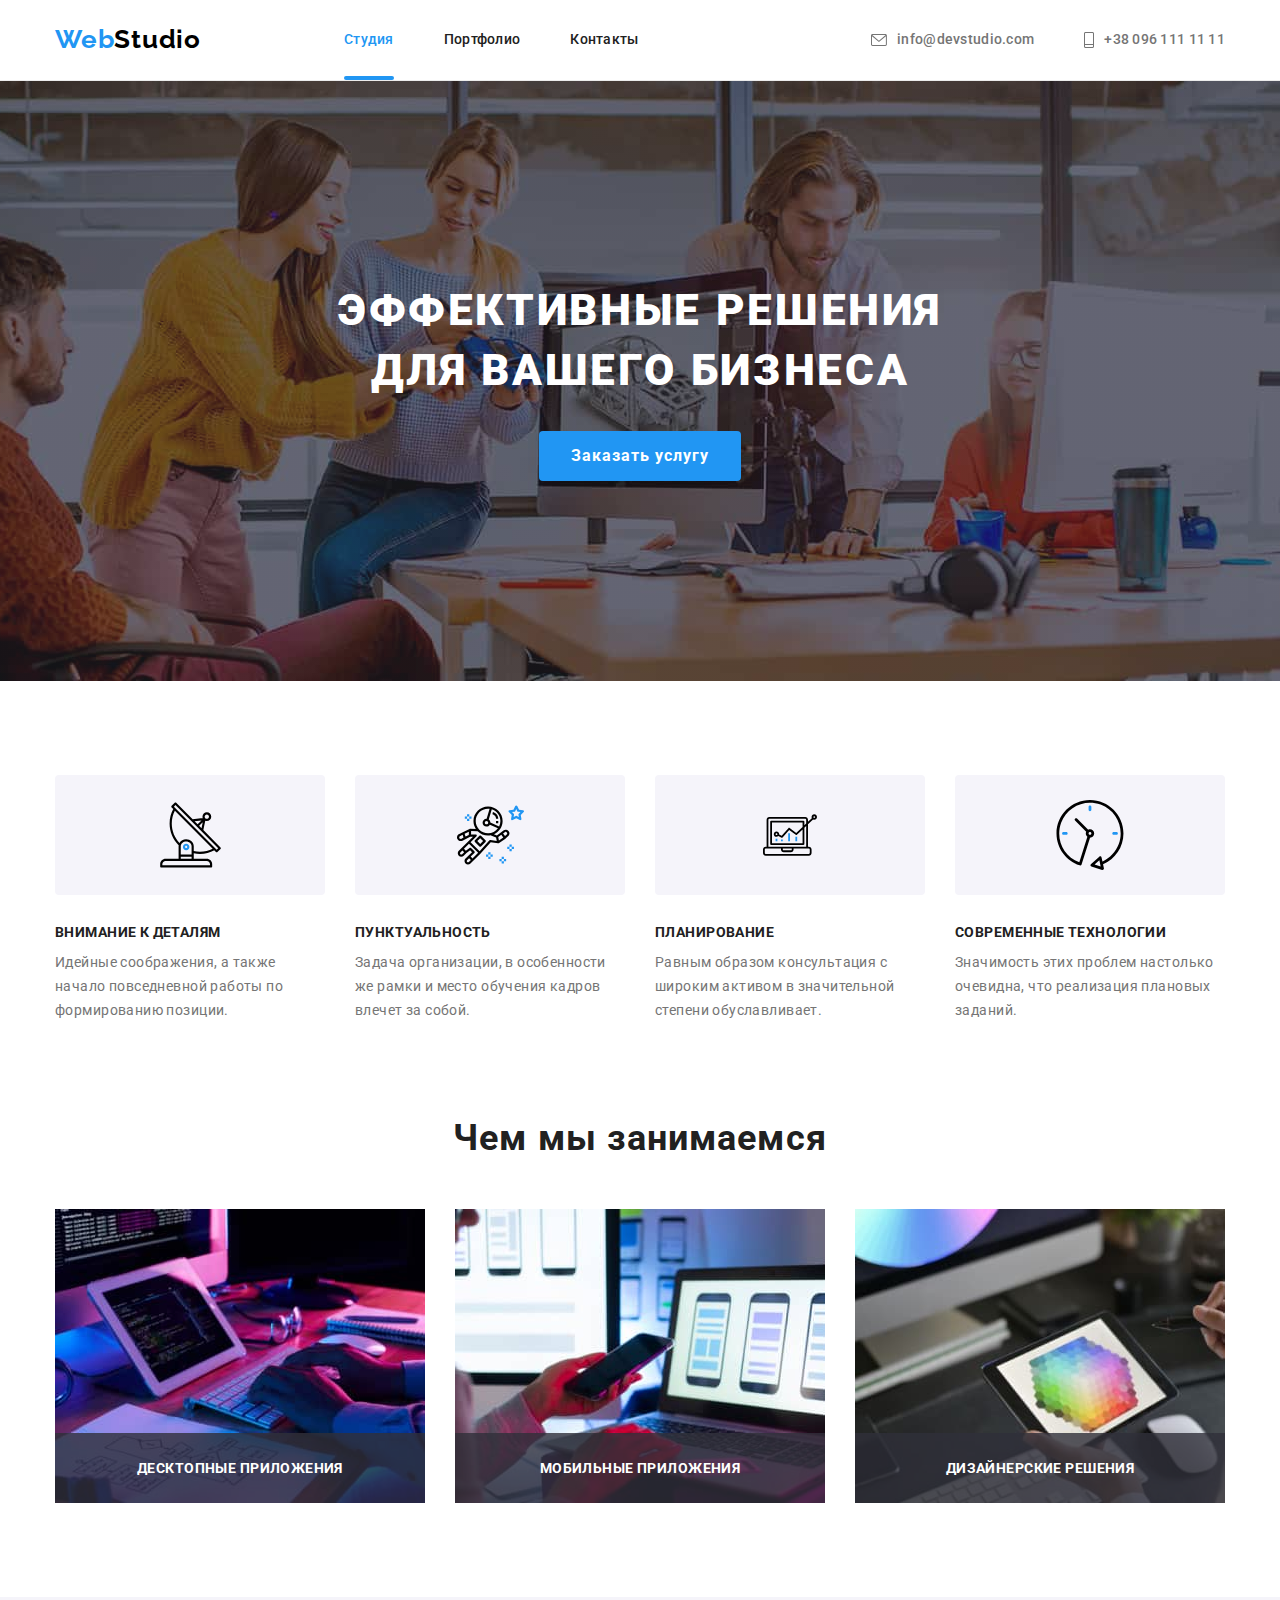
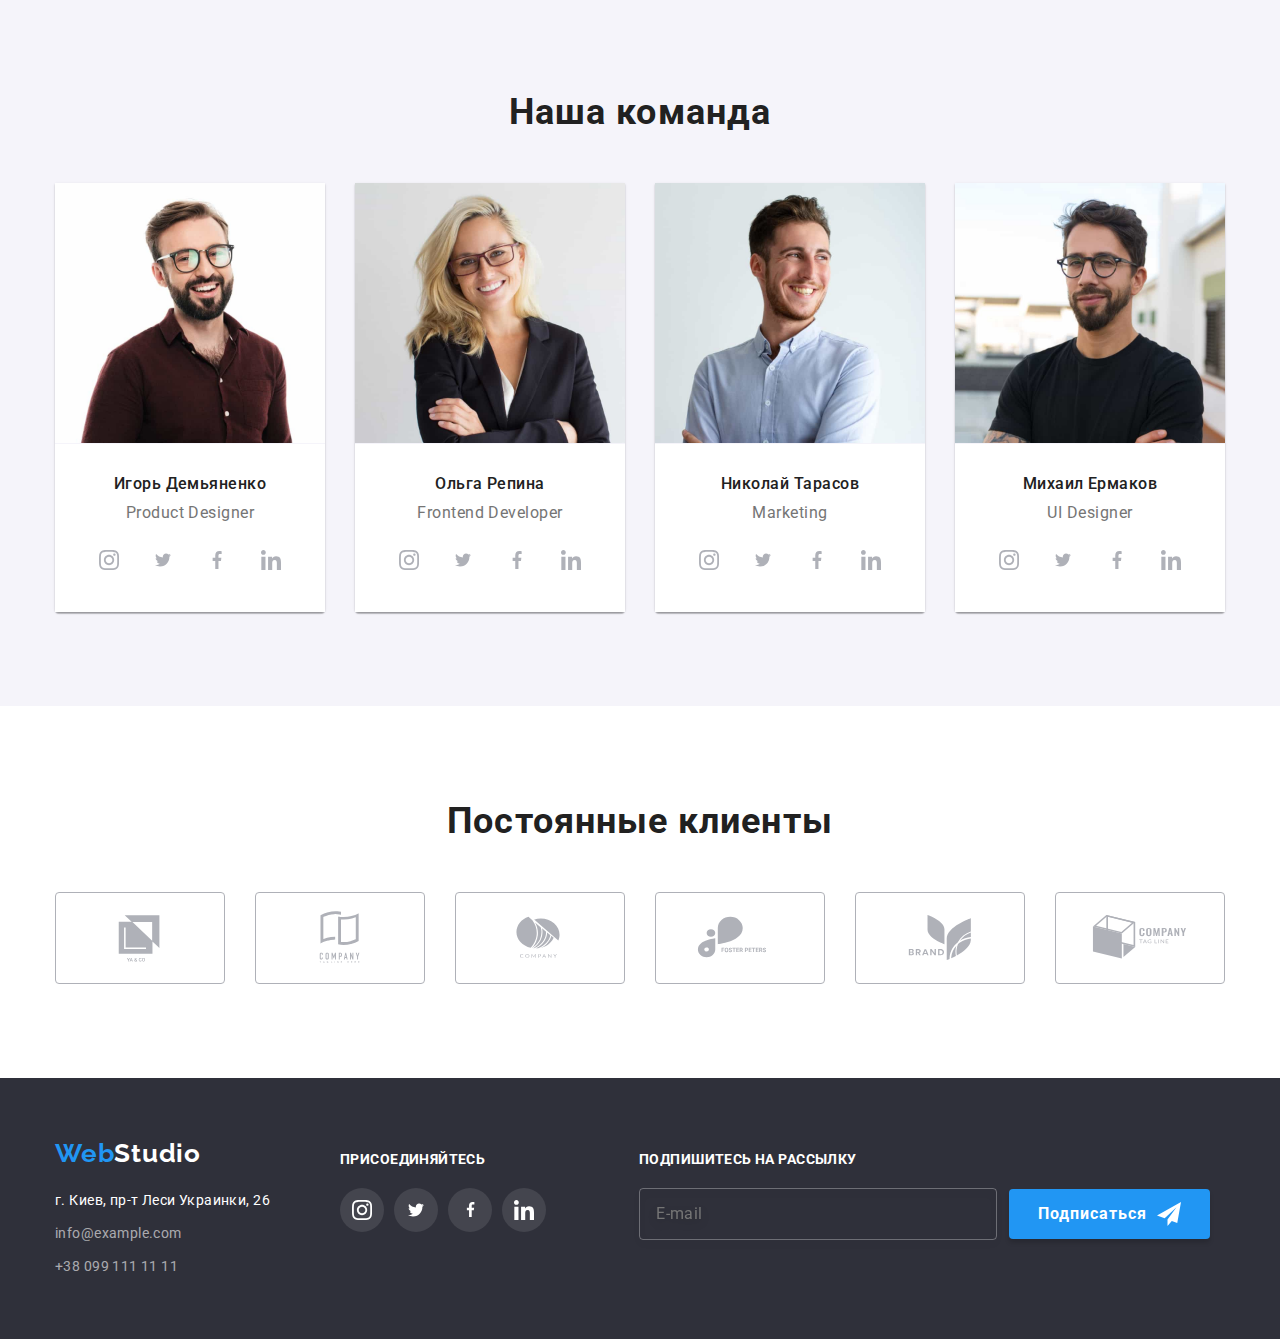
<file: index.html>
<!DOCTYPE html>
<html lang="ru">
  <head>
    <meta charset="UTF-8" />
    <meta http-equiv="X-UA-Compatible" content="IE=edge" />
    <meta name="viewport" content="width=device-width, initial-scale=1.0" />
    <title>WebStudio</title>
    <link
      href="https://fonts.googleapis.com/css2?family=Raleway:wght@700&family=Roboto:wght@400;500;700;900&display=swap"
      rel="stylesheet"
    />
    <link
      rel="stylesheet"
      href="https://cdnjs.cloudflare.com/ajax/libs/modern-normalize/1.1.0/modern-normalize.min.css"
    />
    <link rel="stylesheet" href="./styles/styles.css" />
  </head>
  <body class="page">
    <!--хэдер-->
    <header class="page-header">
      <div class="container main-nav">
        <nav class="nav">
          <!-- logo-header > nav__logo-->
          <!-- logo-blue > nav__excerpt -->
          <a class="nav__logo logo" href="./index.html" lang="en"
            ><span class="nav__excerpt logo">Web</span>Studio</a
          >
          <!--menu-item > site-nav__item -->
          <!--nav-link >  site-nav__link -->
          <ul class="site-nav list">
            <li class="site-nav__item">
              <a class="site-nav__link link current" href="./index.html"
                >Студия</a
              >
            </li>
            <li class="site-nav__item">
              <a class="site-nav__link link" href="./portfolio.html"
                >Портфолио</a
              >
            </li>
            <li class="site-nav__item">
              <a class="site-nav__link link" href="">Контакты</a>
            </li>
          </ul>
        </nav>
        <ul class="site-contacts list">
          <!-- item > site-contacts__item  -->
          <li class="site-contacts__item">
            <!-- header-contacts> site-contacts__link-->
            <!-- header-icon > site-contacts__icon -->
            <a class="site-contacts__link link" href="mailto:info@devstudio.com"
              ><svg class="site-contacts__icon" width="16px" height="12px">
                <use href="./images/icons.svg#envelope-1"></use>
              </svg>
              <span>info@devstudio.com</span>
            </a>
            <!-- </div> -->
          </li>
          <li class="site-contacts__item">
            <!-- <div class=""> -->
            <a class="site-contacts__link link" href="tel:+38-096-111-11-11"
              ><svg class="site-contacts__icon" width="10px" height="16px">
                <use href="./images/icons.svg#vector"></use>
              </svg>
              <span>+38 096 111 11 11</span></a
            >
          </li>
        </ul>
      </div>
    </header>
    <main>
      <!-- герой -->
      <section class="hero">
        <div class="conteiner hero__conteiner">
          <h1 class="hero__title">
            Эффективные решения <br />
            для вашего бизнеса
          </h1>
          <button type="button" class="hero__btn" data-modal-open>
            Заказать услугу
          </button>
        </div>
      </section>

      <!-- особенности -->
      <section class="section feature-section">
        <div class="container">
          <ul class="feature list">
            <!-- feature__item > feature__item -->
            <!-- feature__box > feature__box -->
            <!-- title > feature__title -->
            <!-- feature-text > feature__text -->
            <!-- feature-pic > feature__icon -->
            <li class="feature__item">
              <div class="feature__box">
                <svg class="feature__icon" width="65px" height="70px">
                  <use href="./images/icons.svg#antenna-1"></use>
                </svg>
              </div>
              <h3 class="feature__title">Внимание к деталям</h3>
              <p class="feature__text">
                Идейные соображения, а также начало повседневной работы по
                формированию позиции.
              </p>
            </li>
            <li class="feature__item">
              <div class="feature__box">
                <svg class="feature__icon" width="67px" height="70px">
                  <use href="./images/icons.svg#astronaut-1"></use>
                </svg>
              </div>
              <h3 class="feature__title">Пунктуальность</h3>
              <p class="feature__text">
                Задача организации, в особенности же рамки и место обучения
                кадров влечет за собой.
              </p>
            </li>
            <li class="feature__item">
              <div class="feature__box">
                <svg class="feature__icon" width="70px" height="54px">
                  <use href="./images/icons.svg#diagram-1"></use>
                </svg>
              </div>
              <h3 class="feature__title">Планирование</h3>
              <p class="feature__text">
                Равным образом консультация с широким активом в значительной
                степени обуславливает.
              </p>
            </li>
            <li class="feature__item">
              <div class="feature__box">
                <svg class="feature__icon" width="70px" height="70px">
                  <use href="./images/icons.svg#clock-1"></use>
                </svg>
              </div>
              <h3 class="feature__title">Современные технологии</h3>
              <p class="feature__text">
                Значимость этих проблем настолько очевидна, что реализация
                плановых заданий.
              </p>
            </li>
          </ul>
        </div>
      </section>
      <!-- Чем мы занимаемся -->
      <section class="section-functions">
        <div class="container">
          <h2 class="functions__title section-title">Чем мы занимаемся</h2>
          <ul class="functions list">
            <li class="functions__item">
              <div class="functions__card">
                <img
                  class="functions__pic"
                  src="./images/code.jpg"
                  alt="пишется код"
                  width="370"
                />
                <h3 class="function__subtitle">Десктопные приложения</h3>
              </div>
            </li>
            <li class="functions__item">
              <div class="functions__card">
                <img
                  class="functions__pic"
                  src="./images/ma.jpg"
                  alt="мобильные приложения"
                  width="370"
                />
                <h3 class="function__subtitle">Мобильные приложения</h3>
              </div>
            </li>
            <li class="functions__item">
              <div class="functions__card">
                <img
                  class="functions__pic"
                  src="./images/design.jpg"
                  alt="выбирается цвет для дизайна"
                  width="370"
                />
                <h3 class="function__subtitle">Дизайнерские решения</h3>
              </div>
            </li>
          </ul>
        </div>
      </section>
      <!-- Наша команда -->
      <section class="section team">
        <div class="container">
          <h2 class="section-title">Наша команда</h2>
          <ul class="team-cards list">
            <li class="team-card__item">
              <img
                class="team-cards__picture"
                src="./images/igor-pd.jpg"
                alt="Игорь, продакт-дизайнер"
                width="270"
              />
              <div class="team-cards__meta">
                <h3 class="team-cards__subtitle">Игорь Демьяненко</h3>
                <p class="team-cards__role" lang="en">Product Designer</p>
                <ul class="team-socials">
                  <li class="team-socials__item">
                    <a class="team-socials__link" href="">
                      <svg
                        class="team-socials__icon"
                        width="20px"
                        height="20px"
                      >
                        <use href="./images/icons.svg#instagram-2"></use>
                      </svg>
                    </a>
                  </li>
                  <li class="team-socials__item">
                    <a class="team-socials__link" href="">
                      <svg
                        class="team-socials__icon"
                        width="16px"
                        height="20px"
                      >
                        <use href="./images/icons.svg#twitter-1"></use>
                      </svg>
                    </a>
                  </li>
                  <li class="team-socials__item">
                    <a class="team-socials__link" href="">
                      <svg
                        class="team-socials__icon"
                        width="18px"
                        height="30px"
                      >
                        <use href="./images/icons.svg#facebook-1"></use>
                      </svg>
                    </a>
                  </li>
                  <li class="team-socials__item">
                    <a class="team-socials__link" href="">
                      <svg
                        class="team-socials__icon"
                        width="20px"
                        height="20px"
                      >
                        <use href="./images/icons.svg#linkedin-1"></use>
                      </svg>
                    </a>
                  </li>
                </ul>
              </div>
            </li>
            <li class="team-card__item">
              <img
                class="team-cards__picture"
                src="./images/olga-fd.jpg"
                alt="Ольга, фронтенд разработчик"
                width="270"
              />
              <div class="team-cards__meta">
                <h3 class="team-cards__subtitle">Ольга Репина</h3>
                <p class="team-cards__role" lang="en">Frontend Developer</p>
                <ul class="team-socials">
                  <li class="team-socials__item">
                    <a class="team-socials__link" href="">
                      <svg
                        class="team-socials__icon"
                        width="20px"
                        height="20px"
                      >
                        <use href="./images/icons.svg#instagram-2"></use>
                      </svg>
                    </a>
                  </li>
                  <li class="team-socials__item">
                    <a class="team-socials__link" href="">
                      <svg
                        class="team-socials__icon"
                        width="16px"
                        height="20px"
                      >
                        <use href="./images/icons.svg#twitter-1"></use>
                      </svg>
                    </a>
                  </li>
                  <li class="team-socials__item">
                    <a class="team-socials__link" href="">
                      <svg
                        class="team-socials__icon"
                        width="18px"
                        height="30px"
                      >
                        <use href="./images/icons.svg#facebook-1"></use>
                      </svg>
                    </a>
                  </li>
                  <li class="team-socials__item">
                    <a class="team-socials__link" href="">
                      <svg
                        class="team-socials__icon"
                        width="20px"
                        height="20px"
                      >
                        <use href="./images/icons.svg#linkedin-1"></use>
                      </svg>
                    </a>
                  </li>
                </ul>
              </div>
            </li>
            <li class="team-card__item">
              <img
                class="team-cards__picture"
                src="./images/nick-mar.jpg"
                alt="Николай, маркетинг"
                width="270"
              />
              <div class="team-cards__meta">
                <h3 class="team-cards__subtitle">Николай Тарасов</h3>
                <p class="team-cards__role" lang="en">Marketing</p>
                <ul class="team-socials">
                  <li class="team-socials__item">
                    <a class="team-socials__link" href="">
                      <svg
                        class="team-socials__icon"
                        width="20px"
                        height="20px"
                      >
                        <use href="./images/icons.svg#instagram-2"></use>
                      </svg>
                    </a>
                  </li>
                  <li class="team-socials__item">
                    <a class="team-socials__link" href="">
                      <svg
                        class="team-socials__icon"
                        width="16px"
                        height="20px"
                      >
                        <use href="./images/icons.svg#twitter-1"></use>
                      </svg>
                    </a>
                  </li>
                  <li class="team-socials__item">
                    <a class="team-socials__link" href="">
                      <svg
                        class="team-socials__icon"
                        width="18px"
                        height="30px"
                      >
                        <use href="./images/icons.svg#facebook-1"></use>
                      </svg>
                    </a>
                  </li>
                  <li class="team-socials__item">
                    <a class="team-socials__link" href="">
                      <svg
                        class="team-socials__icon"
                        width="20px"
                        height="20px"
                      >
                        <use href="./images/icons.svg#linkedin-1"></use>
                      </svg>
                    </a>
                  </li>
                </ul>
              </div>
            </li>
            <li class="team-card__item">
              <img
                class="team-cards__picture"
                src="./images/mikhail-ui-des.jpg"
                alt="Михаил, дизайнер внешнего вида"
                width="270"
              />
              <div class="team-cards__meta">
                <h3 class="team-cards__subtitle">Михаил Ермаков</h3>
                <p class="team-cards__role" lang="en">UI Designer</p>
                <ul class="team-socials">
                  <li class="team-socials__item">
                    <a class="team-socials__link" href="">
                      <svg
                        class="team-socials__icon"
                        width="20px"
                        height="20px"
                      >
                        <use href="./images/icons.svg#instagram-2"></use>
                      </svg>
                    </a>
                  </li>
                  <li class="team-socials__item">
                    <a class="team-socials__link" href="">
                      <svg
                        class="team-socials__icon"
                        width="16px"
                        height="20px"
                      >
                        <use href="./images/icons.svg#twitter-1"></use>
                      </svg>
                    </a>
                  </li>
                  <li class="team-socials__item">
                    <a class="team-socials__link" href="">
                      <svg
                        class="team-socials__icon"
                        width="18px"
                        height="30px"
                      >
                        <use href="./images/icons.svg#facebook-1"></use>
                      </svg>
                    </a>
                  </li>
                  <li class="team-socials__item">
                    <a class="team-socials__link" href="">
                      <svg
                        class="team-socials__icon"
                        width="20px"
                        height="20px"
                      >
                        <use href="./images/icons.svg#linkedin-1"></use>
                      </svg>
                    </a>
                  </li>
                </ul>
              </div>
            </li>
          </ul>
        </div>
      </section>
      <!-- Постоянные клиенты компании-->
      <section class="section">
        <h2 class="section-title">Постоянные клиенты</h2>
        <ul class="clients list">
          <li class="cliets__item">
            <a href="" class="clients__link">
              <svg class="clients__icon" width="106px" height="60px">
                <use href="./images/icons.svg#logo1"></use>
              </svg>
            </a>
          </li>
          <li class="cliets__item">
            <a href="" class="clients__link">
              <svg class="clients__icon" width="106px" height="60px">
                <use href="./images/icons.svg#logo2"></use>
              </svg>
            </a>
          </li>
          <li class="cliets__item">
            <a href="" class="clients__link">
              <svg class="clients__icon" width="106px" height="60px">
                <use href="./images/icons.svg#logo3"></use>
              </svg>
            </a>
          </li>
          <li class="cliets__item">
            <a href="" class="clients__link">
              <svg class="clients__icon" width="106px" height="60px">
                <use href="./images/icons.svg#logo4"></use>
              </svg>
            </a>
          </li>
          <li class="cliets__item">
            <a href="" class="clients__link">
              <svg class="clients__icon" width="106px" height="60px">
                <use href="./images/icons.svg#logo5"></use>
              </svg>
            </a>
          </li>
          <li class="cliets__item">
            <a href="" class="clients__link">
              <svg class="clients__icon" width="106px" height="60px">
                <use href="./images/icons.svg#logo6"></use>
              </svg>
            </a>
          </li>
        </ul>
      </section>
    </main>
    <!-- футер -->
    <footer class="footer">
      <div class="container footer-box">
        <div class="footer-address">
          <a class="footer__logo logo" href="./index.html" lang="en"
            ><span class="footer__excerpt logo">Web</span>Studio</a
          >
          <address class="">
            <ul class="footer-address__list list">
              <li class="footer-address__item">
                <a
                  class="footer-address__link--map footer-address__link"
                  href="https://goo.gl/maps/YtgKxtTX7qy2pB3RA"
                  target="_blank"
                  rel="noopener nofollow noreferrer"
                  >г. Киев, пр-т Леси Украинки, 26</a
                >
              </li>
              <li class="footer-address__item">
                <a class="footer-address__link" href="mailto:info@example.com"
                  >info@example.com</a
                >
              </li>
              <li class="footer-address__item">
                <a class="footer-address__link" href="tel:+38-099-111-11-11"
                  >+38 099 111 11 11</a
                >
              </li>
            </ul>
          </address>
        </div>
        <div class="footer-socials">
          <h3 class="footer-socials__title">присоединяйтесь</h3>
          <ul class="footer-socials__list">
            <li class="footer-socials__item">
              <a href="" class="footer-socials__link">
                <svg class="footer-socials__icon" width="20px" height="20px">
                  <use href="./images/icons.svg#instagram-2"></use>
                </svg>
              </a>
            </li>
            <li class="footer-socials__item">
              <a href="" class="footer-socials__link">
                <svg class="footer-socials__icon" width="16px" height="20px">
                  <use href="./images/icons.svg#twitter-1"></use>
                </svg>
              </a>
            </li>
            <li class="footer-socials__item">
              <a href="" class="footer-socials__link">
                <svg class="footer-socials__icon" width="15px" height="25px">
                  <use href="./images/icons.svg#facebook-1"></use>
                </svg>
              </a>
            </li>
            <li class="footer-socials__item">
              <a href="" class="footer-socials__link">
                <svg class="footer-socials__icon" width="20px" height="20px">
                  <use href="./images/icons.svg#linkedin-1"></use>
                </svg>
              </a>
            </li>
          </ul>
        </div>
        <div>
          <h3 class="footer-subscribe__title">Подпишитесь на рассылку</h3>
          <div class="footer-subscribe__box">
            <form class="footer-form">
              <label class="" for="email">
                <input
                  class="footer-subscribe__input"
                  type="email"
                  name="email"
                  id="email"
                  placeholder="E-mail"
                />
              </label>
              <button class="footer-subscribe__btn" type="submit">
                <span>Подписаться</span>
                <svg class="footer-subscribe__icon" width="24px" height="24px">
                  <use href="./images/icons.svg#send"></use>
                </svg>
              </button>
            </form>
          </div>
        </div>
      </div>
    </footer>
    <!-- backdrop 1 -->
    <div class="backdrop is-hidden" data-modal>
      <div class="modal" data-modal>
        <button class="cancel-btn" type="button" data-modal-close>
          <svg class="cancel-btn__icon" width="18px" height="18px">
            <use href="./images/icons.svg#close"></use>
          </svg>
        </button>
        <div>
          <form class="form" name="subscribe-form" autocomplete="on" novalidate>
            <strong class="form__title"
              >Оставьте свои данные, мы вам перезвоним</strong
            >
            <label class="form__item"
              ><span class="form-item-text">Имя</span>
              <input class="form-list-box" type="text" name="name" autofocus />
              <svg class="form-icon" width="18px" height="18px">
                <use href="./images/icons.svg#person"></use>
              </svg>
            </label>
            <label class="form__item"
              ><span class="form-item-text">Телефон</span>
              <input class="form-list-box" type="tel" name="tel" />
              <svg class="form-icon" width="18px" height="18px">
                <use href="./images/icons.svg#phone"></use>
              </svg>
            </label>
            <label class="form__item"
              ><span class="form-item-text">Почта</span>
              <input class="form-list-box" type="email" name="email" />
              <svg class="form-icon" width="18px" height="18px">
                <use href="./images/icons.svg#email"></use>
              </svg>
            </label>
            <label class="form__item" for="comment"
              ><span class="form-item-text">Комментарий</span>
              <textarea
                class="form-comment-box"
                name="comment"
                id="comment"
                rows="6"
                placeholder="Введите текст"
              ></textarea>
            </label>
            <label class="form-check-item" for="policy">
              <input
                class="form-check-box form-check-hidden"
                type="checkbox"
                name="policy"
                value=""
                id="policy"
              />
              <span class="form-check-icon-box">
                <svg class="form-check-icon" width="16px" height="15px">
                  <use href="./images/icons.svg#check"></use>
                </svg> </span
              ><span class="form-check-text"
                >Соглашаюсь с рассылкой и принимаю
                <a class="form-link" href=""> Условия договора</a></span
              >
            </label>
            <button class="form-btn" type="submit">Отправить</button>
          </form>
        </div>
      </div>
    </div>
    <script src="./js/modal.js"></script>
  </body>
</html>
</file>
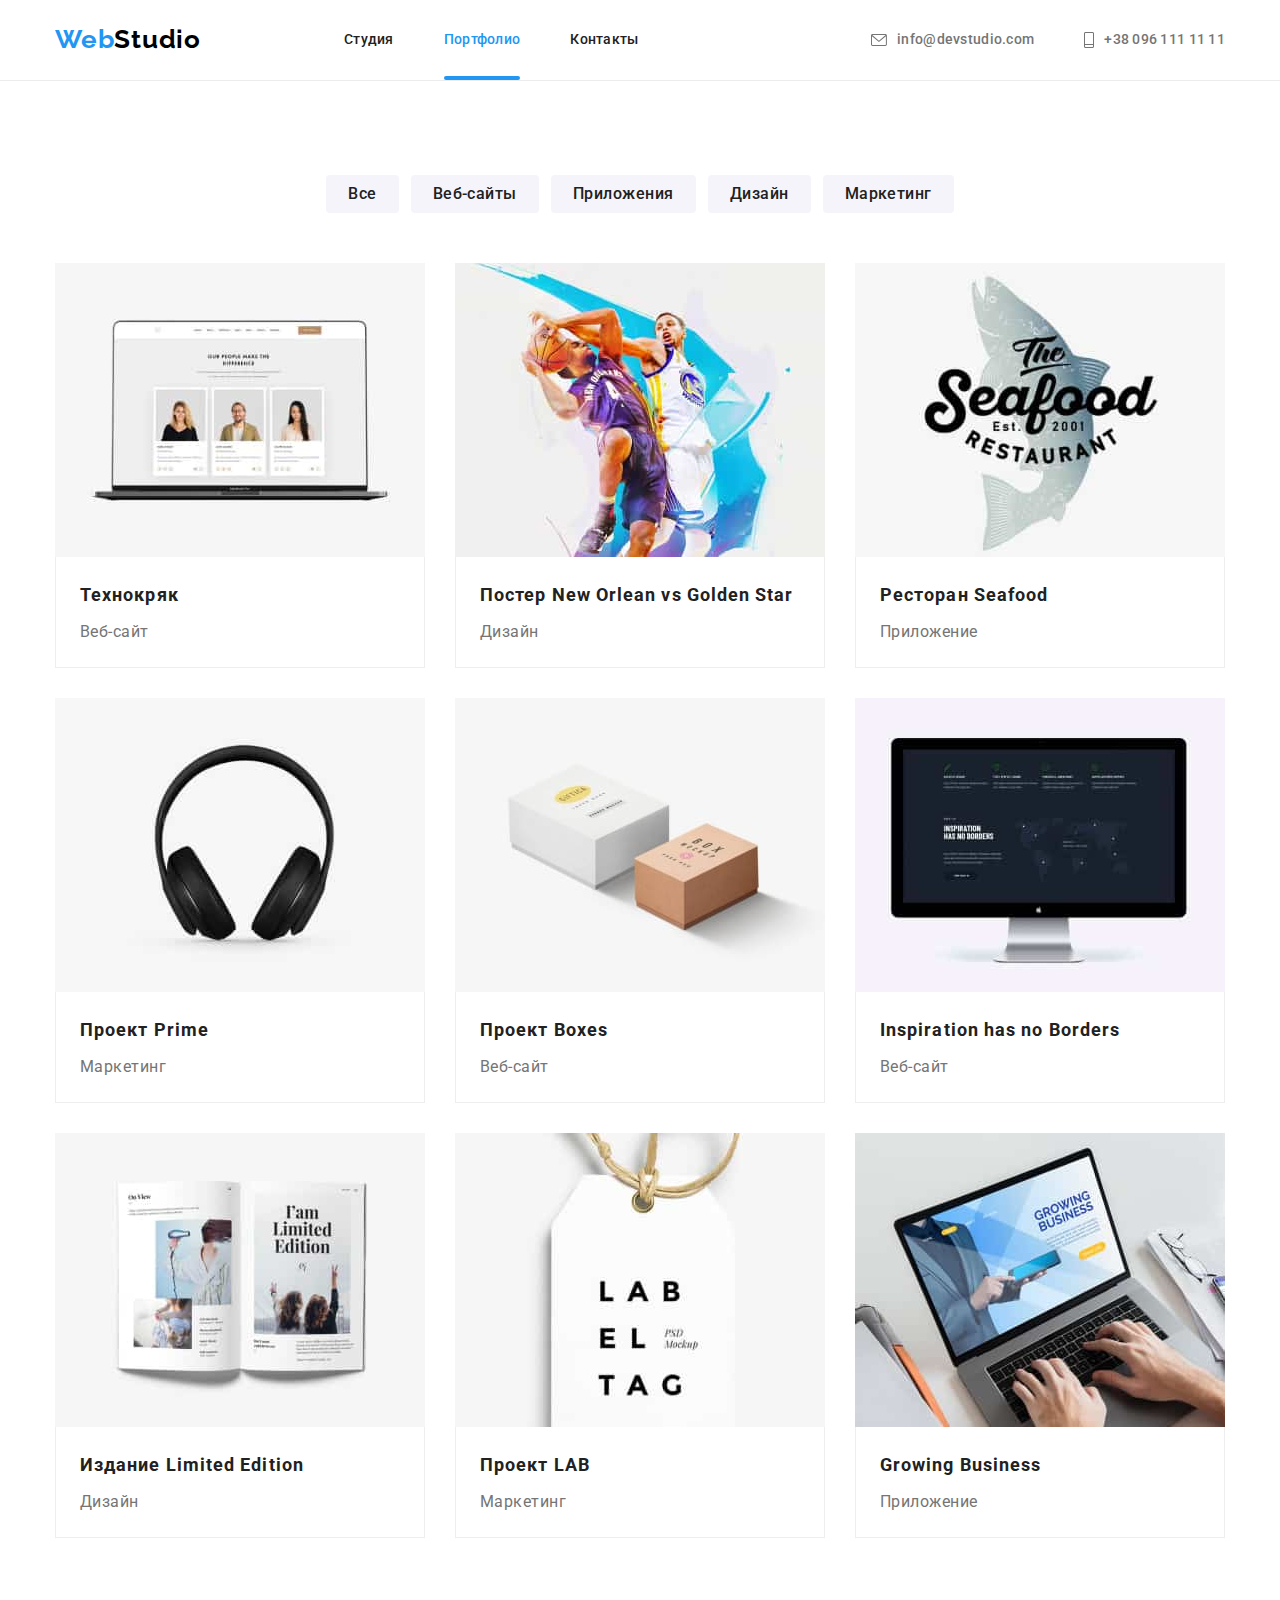
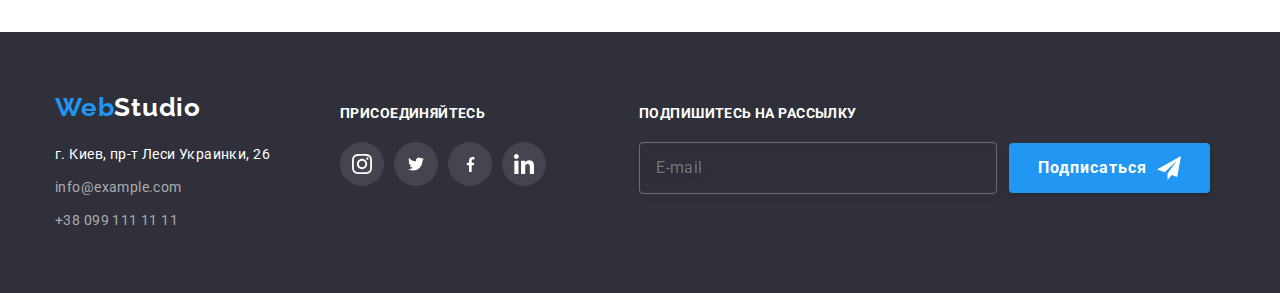
<file: portfolio.html>
<!DOCTYPE html>
<html lang="ru">
  <head>
    <meta charset="UTF-8" />
    <meta http-equiv="X-UA-Compatible" content="IE=edge" />
    <meta name="viewport" content="width=device-width, initial-scale=1.0" />
    <title>WebStudio</title>
    <link
      href="https://fonts.googleapis.com/css2?family=Raleway:wght@700&family=Roboto:wght@400;500;700;900&display=swap"
      rel="stylesheet"
    />
    <link
      rel="stylesheet"
      href="https://cdnjs.cloudflare.com/ajax/libs/modern-normalize/1.1.0/modern-normalize.min.css"
    />
    <link rel="stylesheet" href="./styles/styles.css" />
  </head>
  <body class="page">
    <!--хэдер-->
    <header class="page-header">
      <div class="container main-nav">
        <nav class="nav">
          <!-- logo-header > nav__logo-->
          <!-- logo-blue > nav__excerpt -->
          <a class="nav__logo logo" href="./index.html" lang="en"
            ><span class="nav__excerpt logo">Web</span>Studio</a
          >
          <!--menu-item > site-nav__item -->
          <!--nav-link >  site-nav__link -->
          <ul class="site-nav list">
            <li class="site-nav__item">
              <a class="site-nav__link link" href="./index.html">Студия</a>
            </li>
            <li class="site-nav__item">
              <a class="site-nav__link link current" href="./portfolio.html"
                >Портфолио</a
              >
            </li>
            <li class="site-nav__item">
              <a class="site-nav__link link" href="">Контакты</a>
            </li>
          </ul>
        </nav>
        <ul class="site-contacts list">
          <!-- item > site-contacts__item  -->
          <li class="site-contacts__item">
            <!-- header-contacts> site-contacts__link-->
            <!-- header-icon > site-contacts__icon -->
            <a class="site-contacts__link link" href="mailto:info@devstudio.com"
              ><svg class="site-contacts__icon" width="16px" height="12px">
                <use href="./images/icons.svg#envelope-1"></use>
              </svg>
              <span>info@devstudio.com</span>
            </a>
            <!-- </div> -->
          </li>
          <li class="site-contacts__item">
            <!-- <div class=""> -->
            <a class="site-contacts__link link" href="tel:+38-096-111-11-11"
              ><svg class="site-contacts__icon" width="10px" height="16px">
                <use href="./images/icons.svg#vector"></use>
              </svg>
              <span>+38 096 111 11 11</span></a
            >
          </li>
        </ul>
      </div>
    </header>
    <!-- Основная информация -->
    <main>
      <section class="section works">
        <div class="container">
          <!-- заголовок потом скрыть -->
          <h1 class="hide-head">Наши работы</h1>
          <!-- Кнопки фильтра проектов-->
          <ul class="filtr-btn list">
            <li class="filtr-btn__item">
              <button type="button" class="filtr-btn__button">Все</button>
            </li>
            <li class="filtr-btn__item">
              <button type="button" class="filtr-btn__button">Веб-сайты</button>
            </li>
            <li class="filtr-btn__item">
              <button type="button" class="filtr-btn__button">
                Приложения
              </button>
            </li>
            <li class="filtr-btn__item">
              <button type="button" class="filtr-btn__button">Дизайн</button>
            </li>
            <li class="filtr-btn__item">
              <button type="button" class="filtr-btn__button">Маркетинг</button>
            </li>
          </ul>
          <!-- Проекты -->
          <div class="projects">
            <ul class="projects-list list">
              <li class="project__item">
                <a class="project__link" href="">
                  <div class="project-card">
                    <img
                      class="project-card-pic"
                      src="./images/portfolio/1techno.jpg"
                      alt="ноутбук с карточками людей"
                      width="370"
                    />
                    <p class="project-card__text">
                      Ресурс предлагает комплексные предложения с разным уровнем
                      функционала и сервисов. Все это позволит посетителю
                      получить исчерпывающие сведения о компании или частном
                      лице.
                    </p>
                  </div>
                  <div class="project-content">
                    <h2 class="project-content__title">Технокряк</h2>
                    <p class="project-card__desk">Веб-сайт</p>
                  </div>
                </a>
              </li>
              <li class="project__item">
                <a class="project__link" href="">
                  <div class="project-card">
                    <img
                      class="project-card-pic"
                      src="./images/portfolio/2poster.jpg"
                      alt="баскетболисты в прижке"
                      width="370"
                    />
                    <p class="project-card__text pct">
                      Ресурс предлагает комплексные предложения с разным уровнем
                      функционала и сервисов. Все это позволит посетителю
                      получить исчерпывающие сведения о компании или частном
                      лице.
                    </p>
                  </div>
                  <div class="project-content">
                    <h2 class="project-content__title">
                      Постер
                      <span lang="en">New Orlean vs Golden Star</span>
                    </h2>
                    <p class="project-card__desk" lang="en">Дизайн</p>
                  </div>
                </a>
              </li>
              <li class="project__item">
                <a class="project__link" href="">
                  <div class="project-card">
                    <img
                      class="project-card-pic"
                      src="./images/portfolio/3restorant.jpg"
                      alt="логотип ресторана"
                      width="370"
                    />
                    <p class="project-card__text pct">
                      Ресурс предлагает комплексные предложения с разным уровнем
                      функционала и сервисов. Все это позволит посетителю
                      получить исчерпывающие сведения о компании или частном
                      лице.
                    </p>
                  </div>
                  <div class="project-content">
                    <h2 class="project-content__title">
                      Ресторан <span lang="en">Seafood</span>
                    </h2>
                    <p class="project-card__desk">Приложение</p>
                  </div>
                </a>
              </li>
              <li class="project__item">
                <a class="project__link" href="">
                  <div class="project-card">
                    <img
                      class="project-card-pic"
                      src="./images/portfolio/4project-prime.jpg"
                      alt="наушники"
                      width="370"
                    />
                    <p class="project-card__text pct">
                      Ресурс предлагает комплексные предложения с разным уровнем
                      функционала и сервисов. Все это позволит посетителю
                      получить исчерпывающие сведения о компании или частном
                      лице.
                    </p>
                  </div>
                  <div class="project-content">
                    <h2 class="project-content__title">
                      Проект <span lang="en">Prime</span>
                    </h2>
                    <p class="project-card__desk">Маркетинг</p>
                  </div>
                </a>
              </li>
              <li class="project__item">
                <a class="project__link" href="">
                  <div class="project-card">
                    <img
                      class="project-card-pic"
                      src="./images/portfolio/5project-boxes.jpg"
                      alt="маленькие коробочки"
                      width="370"
                    />
                    <p class="project-card__text pct">
                      Ресурс предлагает комплексные предложения с разным уровнем
                      функционала и сервисов. Все это позволит посетителю
                      получить исчерпывающие сведения о компании или частном
                      лице.
                    </p>
                  </div>
                  <div class="project-content">
                    <h2 class="project-content__title">
                      Проект <span lang="en">Boxes</span>
                    </h2>
                    <p class="project-card__desk">Веб-сайт</p>
                  </div>
                </a>
              </li>
              <li class="project__item">
                <a class="project__link" href="">
                  <div class="project-card">
                    <img
                      class="project-card-pic"
                      src="./images/portfolio/6no-borders.jpg"
                      alt="монитор"
                      width="370"
                    />
                    <p class="project-card__text pct">
                      Ресурс предлагает комплексные предложения с разным уровнем
                      функционала и сервисов. Все это позволит посетителю
                      получить исчерпывающие сведения о компании или частном
                      лице.
                    </p>
                  </div>
                  <div class="project-content">
                    <h2 class="project-content__title" lang="en">
                      Inspiration has no Borders
                    </h2>
                    <p class="project-card__desk">Веб-сайт</p>
                  </div>
                </a>
              </li>
              <li class="project__item">
                <a class="project__link" href="">
                  <div class="project-card">
                    <img
                      class="project-card-pic"
                      src="./images/portfolio/7limited-edition.jpg"
                      alt="развернутый журнал"
                      width="370"
                    />
                    <p class="project-card__text pct">
                      Ресурс предлагает комплексные предложения с разным уровнем
                      функционала и сервисов. Все это позволит посетителю
                      получить исчерпывающие сведения о компании или частном
                      лице.
                    </p>
                  </div>
                  <div class="project-content">
                    <h2 class="project-content__title">
                      Издание <span lang="en">Limited Edition</span>
                    </h2>
                    <p class="project-card__desk">Дизайн</p>
                  </div>
                </a>
              </li>
              <li class="project__item">
                <a class="project__link" href="">
                  <div class="project-card">
                    <img
                      class="project-card-pic"
                      src="./images/portfolio/8project-lab.jpg"
                      alt="бирка"
                      width="370"
                    />
                    <p class="project-card__text pct">
                      Ресурс предлагает комплексные предложения с разным уровнем
                      функционала и сервисов. Все это позволит посетителю
                      получить исчерпывающие сведения о компании или частном
                      лице.
                    </p>
                  </div>
                  <div class="project-content">
                    <h2 class="project-content__title">
                      Проект <span lang="en">LAB</span>
                    </h2>
                    <p class="project-card__desk">Маркетинг</p>
                  </div>
                </a>
              </li>
              <li class="project__item">
                <a class="project__link" href="">
                  <div class="project-card">
                    <img
                      class="project-card-pic"
                      src="./images/portfolio/9growing-business.jpg"
                      alt="человек печатает"
                      width="370"
                    />
                    <p class="project-card__text pct">
                      Ресурс предлагает комплексные предложения с разным уровнем
                      функционала и сервисов. Все это позволит посетителю
                      получить исчерпывающие сведения о компании или частном
                      лице.
                    </p>
                  </div>
                  <div class="project-content">
                    <h2 class="project-content__title" lang="en">
                      Growing Business
                    </h2>
                    <p class="project-card__desk">Приложение</p>
                  </div>
                </a>
              </li>
            </ul>
          </div>
        </div>
      </section>
    </main>
    <!-- футер -->
    <footer class="footer">
      <div class="container footer-box">
        <div class="footer-address">
          <a class="footer__logo logo" href="./index.html" lang="en"
            ><span class="footer__excerpt logo">Web</span>Studio</a
          >
          <address class="">
            <ul class="footer-address__list list">
              <li class="footer-address__item">
                <a
                  class="footer-address__link--map footer-address__link"
                  href="https://goo.gl/maps/YtgKxtTX7qy2pB3RA"
                  target="_blank"
                  rel="noopener nofollow noreferrer"
                  >г. Киев, пр-т Леси Украинки, 26</a
                >
              </li>
              <li class="footer-address__item">
                <a class="footer-address__link" href="mailto:info@example.com"
                  >info@example.com</a
                >
              </li>
              <li class="footer-address__item">
                <a class="footer-address__link" href="tel:+38-099-111-11-11"
                  >+38 099 111 11 11</a
                >
              </li>
            </ul>
          </address>
        </div>
        <div class="footer-socials">
          <h3 class="footer-socials__title">присоединяйтесь</h3>
          <ul class="footer-socials__list">
            <li class="footer-socials__item">
              <a href="" class="footer-socials__link">
                <svg class="footer-socials__icon" width="20px" height="20px">
                  <use href="./images/icons.svg#instagram-2"></use>
                </svg>
              </a>
            </li>
            <li class="footer-socials__item">
              <a href="" class="footer-socials__link">
                <svg class="footer-socials__icon" width="16px" height="20px">
                  <use href="./images/icons.svg#twitter-1"></use>
                </svg>
              </a>
            </li>
            <li class="footer-socials__item">
              <a href="" class="footer-socials__link">
                <svg class="footer-socials__icon" width="15px" height="25px">
                  <use href="./images/icons.svg#facebook-1"></use>
                </svg>
              </a>
            </li>
            <li class="footer-socials__item">
              <a href="" class="footer-socials__link">
                <svg class="footer-socials__icon" width="20px" height="20px">
                  <use href="./images/icons.svg#linkedin-1"></use>
                </svg>
              </a>
            </li>
          </ul>
        </div>
        <div>
          <h3 class="footer-subscribe__title">Подпишитесь на рассылку</h3>
          <div class="footer-subscribe__box">
            <form class="footer-form">
              <label class="" for="email">
                <input
                  class="footer-subscribe__input"
                  type="email"
                  name="email"
                  id="email"
                  placeholder="E-mail"
                />
              </label>
              <button class="footer-subscribe__btn" type="submit">
                <span>Подписаться</span>
                <svg class="footer-subscribe__icon" width="24px" height="24px">
                  <use href="./images/icons.svg#send"></use>
                </svg>
              </button>
            </form>
          </div>
        </div>
      </div>
    </footer>
  </body>
</html>
</file>
<file: styles/styles.css>
html {
    box-sizing: border-box;
}

*,
*::before,
*::after {
    box-sizing: inherit;
}

:root {
    /* background */
    --primary-bg-color: #FFFFFF;
    --secondary-bg-color: #2F303A;
    --accent-bg-color: #F5F4FA;
    /* text */
    --primary-text-color: #212121;
    --secondaty-text-color: #757575;
    --accent-color: #2196F3;
    --hero-text-color: #FFFFFF;
    --nav__logo-color: #000000;
    --logo-footer-color: #FFFFFF;
    --footer-contacts-color: (rgba(255, 255, 255, 0.6));
}

*h1,
h2,
h3,
h4,
h5,
h6,
p {
    margin: 0;
    text-decoration: none;
}

/* Body */
.page {
    background-color: var(--primary-bg-color);

    font-family: Roboto, sans-serif;
    color: var(--primary-text-color);

    list-style-type: none;
    margin: 0;

    /* width: 1600px; */
}

.list {
    list-style: none;

    padding: 0;
    margin: 0;
}

.container {
    width: 1200px;
    margin: 0 auto;

    padding-left: 15px;
    padding-right: 15px;
}

.hide-head {
    display: none;
}

/* Page header */

.page-header {
    border-bottom: 1px solid #ECECEC;
}

/* Logo */
.nav__logo,
.footer__logo {
    font-family: 'Raleway', cursive;
    font-weight: 700;
    font-size: 26px;
    line-height: 1.19;
    letter-spacing: 0.03em;
}

.nav__logo {
    color: var(--nav__logo-color);

    display: block;
    padding-top: 24px;
    padding-bottom: 25px;
}

.footer__logo {
    color: var(--logo-footer-color);

    margin-top: 0;
    margin-bottom: 20px;
    display: inline-block;
}

.nav__logo .footer__logo {
    font-family: Raleway, cursive;
}

.nav__excerpt,
.footer__excerpt {
    color: var(--accent-color);
}

.link,
.footer-address__item,
.nav__logo,
.footer__logo {
    text-decoration: none;
}

/* site-nav */
.main-nav {
    display: flex;
    align-items: center;
}

.site-nav .link,
.site-contacts .link {
    font-weight: 500;
    font-size: 14px;
    line-height: 1.14;
    letter-spacing: 0.02em;
    color: var(--primary-text-color);
}

.site-nav__item {
    position: relative;
}

.site-nav__link.link.current::after {
    content: "";
    min-width: 100%;
    height: 4px;

    background-color: var(--accent-color);
    border-radius: 2px;
    position: absolute;
    bottom: 0;
    left: 0;
}

.nav {
    display: flex;
}

.site-nav {
    display: flex;
    align-items: center;
    justify-content: center;
    margin-left: 93px;
}

.site-contacts {
    display: flex;
    margin-left: auto;
}

.site-nav__item,
.site-contacts__item {
    margin-left: 50px;
}

.site-nav__link {
    transition-property: color;
    transition-duration: 250ms;
    transition-timing-function: cubic-bezier(0.4, 0, 0.2, 1);
    transition-delay: 0s;
}

.site-nav .link:hover,
.site-nav .link:focus {
    color: var(--accent-color);
}

.site-nav .link.current {
    color: var(--accent-color);
}

.site-contacts .link {
    color: var(--secondaty-text-color);

    transition-property: color;
    transition-duration: 250ms;
    transition-timing-function: cubic-bezier(0.4, 0, 0.2, 1);
    transition-delay: 0s;
}

.site-contacts .link:hover,
.site-contacts .link:focus {
    color: var(--accent-color);
}

.site-nav .link {
    display: block;
    padding-top: 32px;
    padding-bottom: 32px;
}

.site-contacts__link {
    display: flex;
    align-items: center;
    justify-content: center;
    cursor: pointer;
    fill: var(--secondaty-text-color);

    color: var(--secondaty-text-color);
}

.site-contacts__link:hover .site-contacts__icon,
.site-contacts__link:focus .site-contacts__icon {
    fill: var(--accent-color);
}

.site-contacts__icon {
    margin-right: 10px;
}

/* Hero */

.hero__title {
    font-weight: 900;
    font-size: 44px;
    line-height: 1.36;
    text-align: center;
    letter-spacing: 0.06em;
    text-transform: uppercase;
    color: var(--hero-text-color);

    margin: 0;
    margin-bottom: 30px;
}

.hero__conteiner {
    padding-top: 200px;
    padding-bottom: 200px;
    margin-left: auto;
    margin-right: auto;
    max-width: 1600px;
    height: 600px;

    background-image: linear-gradient(to right,
            rgba(47, 48, 58, 0.4),
            rgba(47, 48, 58, 0.4)),
        url(../images/background.jpg);
    background-repeat: no-repeat;
    background-position: center;
}

/* Button main page*/
.hero__btn {
    display: block;
    margin-left: auto;
    margin-right: auto;
    padding: 10px 32px;

    box-shadow: 0px 4px 4px rgba(0, 0, 0, 0.15);
    border: 4px;
    background-color: var(--accent-color);
    border-radius: 4px;

    font-weight: 700;
    font-size: 16px;
    line-height: 1.89;
    text-align: center;
    letter-spacing: 0.06em;
    color: var(--hero-text-color);
    cursor: pointer;
    transition-property: color, background-color;
    transition-duration: 250ms;
    transition-timing-function: cubic-bezier(0.4, 0, 0.2, 1);
    transition-delay: 0s;
}

.hero__btn:hover,
.hero__btn:focus {
    color: var(--accent-color);
    background-color: var(--primary-bg-color);
    /* transform: rotate(180deg); */
}

/* Section */

.section-title {
    margin-top: 0;
    margin-bottom: 50px;

    font-weight: 700;
    font-size: 36px;
    line-height: 1.17;
    text-align: center;
    letter-spacing: 0.03em;
    color: var(--primary-text-color);
}

/* Feature/Functions/Our team */
.section {
    padding-top: 94px;
    padding-bottom: 94px;
}

.section-functions {
    padding-bottom: 94px;
}

.feature__item {
    width: 270px;
}

.feature__box {
    display: flex;
    align-items: center;
    justify-content: center;
    width: 270px;
    height: 120px;
    margin-bottom: 30px;
    background: #F5F4FA;
    border-radius: 4px;
    margin: 0;
    padding: 0;
    margin-bottom: 30px;
}

.functions__card {
    position: relative;
    border: none;
}

.function__subtitle {
    display: flex;
    align-items: center;
    justify-content: center;
    position: absolute;
    bottom: 0;
    left: 0;

    font-weight: 700;
    font-size: 14px;
    line-height: 16px;
    text-align: center;
    letter-spacing: 0.03em;
    text-transform: uppercase;
    margin: 0;
    padding: 0;

    color: var(--hero-text-color);
    background: rgba(47, 48, 58, 0.8);
    min-width: 370px;
    padding-top: 27px;
    padding-bottom: 27px;
}

.functions__pic {
    margin-bottom: -4px;
}

.feature,
.functions,
.team {
    display: flex;
}

.feature,
.functions {
    justify-content: space-between;
}

/* .functions .item {
    margin-bottom: -4px;
} */

/* .functions .item+.item {
    margin-left: 30px;
} */

.feature__title {
    font-weight: 700;
    font-size: 14px;
    line-height: 1.14;
    letter-spacing: 0.03em;
    text-transform: uppercase;

    margin-top: 0;
    margin-bottom: 10px;
}


.feature__text {
    margin-top: 0;
    margin-bottom: 0;

    font-size: 14px;
    line-height: 1.71;
    letter-spacing: 0.03em;
    color: var(--secondaty-text-color);
}

.section-title .title {
    font-weight: 700;
    font-size: 16px;
    line-height: 1.19;
    letter-spacing: 0.03em;
    text-transform: uppercase;
}

.team {
    background-color: var(--accent-bg-color);
}

.team-cards {
    display: flex;
    justify-content: space-between;
    gap: 30px;
}

.team-card__item {
    box-shadow: 0px 1px 3px rgba(0, 0, 0, 0.12), 0px 1px 1px rgba(0, 0, 0, 0.14), 0px 2px 1px rgba(0, 0, 0, 0.2);
    border-radius: 0px 0px 4px 4px;
}

.team-cards__subtitle {
    margin-top: 0;
    margin-bottom: 10px;

    font-weight: 500;
    font-size: 16px;
    line-height: 1.19;
    text-align: center;
    letter-spacing: 0.03em;
}

.team-cards__role {
    margin: 0;

    font-size: 16px;
    line-height: 1.19;
    letter-spacing: 0.03em;
    text-align: center;
    color: var(--secondaty-text-color);
    margin-bottom: 16px;
}

.team-cards__picture {
    margin-top: 0;
    margin-bottom: -4px;
}

.team-cards__meta {
    padding-top: 30px;
    padding-bottom: 30px;
    margin-bottom: 0;
    background-color: var(--primary-bg-color);
}

.team-socials {
    list-style: none;
    display: flex;
    gap: 10px;
    padding: 0;
    margin: 0;
    margin-left: 32px;
    margin-right: 32px;
}

.team-socials__item {
    height: 44px;
    width: 44px;
    border-radius: 50%;
}

.team-socials__link {
    display: flex;
    width: 100%;
    height: 100%;
    align-items: center;
    justify-content: center;
    border-radius: 50%;
    cursor: pointer;
    fill: #AFB1B8;

    transition-property: fill, background-color;
    transition-duration: 250ms;
    transition-timing-function: cubic-bezier(0.4, 0, 0.2, 1);
    transition-delay: 0ms;
}

.team-socials__link:hover,
.team-socials__link:focus {
    fill: var(--hero-text-color);
    background-color: var(--accent-color);
}

.clients {
    list-style: none;
    display: flex;
    justify-content: center;
    gap: 30px;
    padding: 0;
    margin: 0;
    /* outline: 1px solid red; */
    margin-left: 32px;
    margin-right: 32px;
}

.cliets__item {
    height: 92px;
    width: 170px;
}

.clients__link {
    display: flex;
    width: 100%;
    height: 100%;
    align-items: center;
    justify-content: center;
    cursor: pointer;
    border: 1px solid #AFB1B8;
    border-radius: 4px;

    fill: #AFB1B8;

    transition-property: border-color, fill;
    transition-duration: 250ms;
    transition-timing-function: cubic-bezier(0.4, 0, 0.2, 1);
    transition-delay: 0s;
}

.clients__link:hover,
.clients__link:focus {
    border-color: var(--accent-color);
    fill: var(--accent-color);
}

/* Footer */
.footer {
    background-color: var(--secondary-bg-color);

    list-style-type: none;
    padding-top: 60px;
    padding-bottom: 60px;
}

.footer-box {
    display: flex;
}


.footer-address__list .footer-address__link--map {

    color: var(--hero-text-color);
}

.footer-address__item {
    margin-bottom: 9px;
}

.footer-address__item:last-child {
    margin-bottom: 0px;
}

.footer-address__link {
    display: inline-block;

    font-style: normal;
    font-size: 14px;
    line-height: 1.71;
    letter-spacing: 0.03em;
    color: rgba(255, 255, 255, 0.6);
    text-decoration: none;

    transition-property: color;
    transition-duration: 250ms;
    transition-timing-function: cubic-bezier(0.4, 0, 0.2, 1);
    transition-delay: 0s;
}

.footer-address__link:hover,
.footer-address__link:focus {
    color: var(--accent-color);
}

.footer-address {
    margin-right: 70px;
}

/* footer social networks */
.footer-socials {
    margin-right: 93px;
}

.footer-socials__title,
.footer-subscribe__title {
    font-weight: 700;
    font-size: 14px;
    line-height: 1.14;
    letter-spacing: 0.03em;
    text-transform: uppercase;

    color: var(--hero-text-color);
    margin-bottom: 20px;
    padding: 0;
}

.footer-socials__list {
    list-style: none;
    display: flex;
    gap: 10px;
    padding: 0;
    margin: 0;
}

.footer-socials__link {
    display: flex;
    width: 100%;
    height: 100%;
    align-items: center;
    justify-content: center;
    border-radius: 50%;
    cursor: pointer;
    text-decoration: none;
    background-color: rgba(255, 255, 255, 0.1);

    transition-property: fill, background-color;
    transition-duration: 250ms;
    transition-timing-function: cubic-bezier(0.4, 0, 0.2, 1);
    transition-delay: 0s;
}

.footer-socials__item {
    height: 44px;
    width: 44px;
}

.footer-socials__icon {
    fill: var(--hero-text-color);

}

.footer-socials__link:hover,
.footer-socials__link:focus {
    background-color: var(--accent-color);
    fill: var(--hero-text-color);
}

.footer-form {
    display: flex;
    justify-content: center;
    align-items: center;
    gap: 12px;
}

.footer-subscribe__input {
    padding: 15px 16px;
    min-width: 358px;

    font-size: 16px;
    line-height: 20px;
    letter-spacing: 0.03em;

    border: 1px solid rgba(255, 255, 255, 0.3);
    filter: drop-shadow(0px 4px 4px rgba(0, 0, 0, 0.15));
    border-radius: 4px;
    color: rgba(255, 255, 255, 0.6);
    background-color: inherit;
}

.footer-subscribe__btn {
    display: flex;
    justify-content: center;
    align-items: center;
    gap: 10px;
    padding: 10px 29px;

    transition-property: color, background-color, fill;
    transition-duration: 250ms;
    transition-timing-function: cubic-bezier(0.4, 0, 0.2, 1);
    transition-delay: 0s;

    font-weight: 700;
    font-size: 16px;
    line-height: 1.89;
    display: flex;
    align-items: center;
    text-align: center;
    letter-spacing: 0.06em;

    background: var(--accent-color);
    box-shadow: 0px 4px 4px rgba(0, 0, 0, 0.15);
    border-radius: 4px;
    color: #FFFFFF;
    border: none;
    cursor: pointer;

    fill: var(--hero-text-color);
}



.footer-subscribe__btn:hover,
.footer-subscribe__btn:focus {
    color: var(--accent-color);
    background-color: var(--primary-bg-color);
    fill: var(--accent-color);
}


/* PORTFOLIO PAGE */
.section .works {
    padding-top: 94px;
    padding-bottom: 94px;
}

/* Buttons filtr */

.filtr-btn__button {
    background-color: var(--accent-bg-color);

    padding: 6px 22px;
    cursor: pointer;
    border-radius: 4px;
    border: none;
    list-style-type: none;

    font-weight: 500;
    font-size: 16px;
    line-height: 1.63;
    text-align: center;
    letter-spacing: 0.03em;
    color: var(--primary-text-color);

    transition-property: color, background-color, box-shadow;
    transition-duration: 250ms;
    transition-timing-function: cubic-bezier(0.4, 0, 0.2, 1);
    transition-delay: 0s;
}

.filtr-btn {
    text-align: center;
    margin-bottom: 50px;
}

.filtr-btn__item {
    display: inline-block;
    border-radius: 4px;
}

.filtr-btn .filtr-btn__item+.filtr-btn__item {
    margin-left: 8px;
}

.filtr-btn__button:hover,
.filtr-btn__button:focus {
    background-color: var(--accent-color);
    color: var(--hero-text-color);
    box-shadow:
        0px 3px 1px rgba(0, 0, 0, 0.1),
        0px 1px 2px rgba(0, 0, 0, 0.08),
        0px 2px 2px rgba(0, 0, 0, 0.12);
}

/* Projects */

.project-content__title {
    margin-top: 0;
    margin-bottom: 4px;
    font-weight: 700;
    font-size: 18px;
    line-height: 2;
    letter-spacing: 0.06em;
    color: var(--primary-text-color);
}

.project-card__desk {
    margin-top: 0;
    margin-bottom: 0;

    font-size: 16px;
    line-height: 1.88;
    letter-spacing: 0.03em;
    color: var(--secondaty-text-color);
}

.projects-list {
    display: flex;
    flex-wrap: wrap;
    gap: 30px;
    margin: 0;
}

.project-card-pic {
    flex-basis: calc((100% - 60px) / 3);
    display: block;
}

.project__item:hover,
.project__item:focus {
    box-shadow: 0px 1px 1px rgba(0, 0, 0, 0.12), 0px 4px 4px rgba(0, 0, 0, 0.06), 1px 4px 6px rgba(0, 0, 0, 0.16);
}

.project-card {
    position: relative;
    overflow: hidden;
}

.project-card__text {
    transition-property: transform, opacity;
    transition-duration: 250ms;
    transition-timing-function: cubic-bezier(0.4, 0, 0.2, 1);
    transition-delay: 0s;
    transform: translateY(100%);

    padding: 63px 24px;
    top: 0;
    left: 0;
    margin: 0;
    position: absolute;
    width: 100%;
    height: 100%;

    font-size: 18px;
    line-height: 1.56;
    letter-spacing: 0.03em;
    color: var(--hero-text-color);

    background: rgba(33, 150, 243, 0.9);

}

.project__link {
    text-decoration: none;
}

.project__link:hover .project-card__text,
.project__link:focus .project-card__text {
    transform: translateY(0);
    opacity: 1;
}

.project-content {
    padding-top: 20px;
    border-left: 1px solid #EEEEEE;
    border-bottom: 1px solid #EEEEEE;
    border-right: 1px solid #EEEEEE;
    padding: 20px 24px;
}


/* BACKDROP */
.backdrop {
    position: fixed;
    top: 0;
    left: 0;
    width: 100%;
    height: 100%;
    background-color: rgba(0, 0, 0, 0.2);
}

.is-hidden {
    pointer-events: none;
    opacity: 0;
    visibility: hidden;
}

.backdrop.is-hidden .modal {
    transform: translate(-50%, -50%) scale(0.5);
}

.modal {
    position: absolute;
    top: 50%;
    left: 50%;
    transform: translate(-50%, -50%) scale(1);
    min-width: 528px;
    min-height: 581px;
    box-shadow: 0px 1px 3px rgba(0, 0, 0, 0.12), 0px 1px 1px rgba(0, 0, 0, 0.14), 0px 2px 1px rgba(0, 0, 0, 0.2);
    border-radius: 4px;

    transition-duration: 1000ms;
    transition-timing-function: cubic-bezier(0.4, 0, 0.2, 1);


    background-color: var(--primary-bg-color);
}

.form__title {
    padding: 0;
    margin: 0;
    margin-bottom: 12px;

    font-weight: 700;
    font-size: 20px;
    line-height: 23px;
    text-align: center;
    letter-spacing: 0.03em;

    color: var(--primary-text-color);
}

.form {
    display: flex;
    flex-direction: column;
    padding: 40px;
    /* gap: 10px; */
}

.form-item-text {
    display: block;
    margin-bottom: 4px;

    font-size: 12px;
    line-height: 1.17;
    letter-spacing: 0.01em;

    color: var(--secondaty-text-color);
}

.form__item {
    display: block;
    position: relative;
    margin: 0;
}

.form-list-box {

    width: 100%;
    min-height: 40px;
    border: 1px solid rgba(33, 33, 33, 0.2);
    border-radius: 4px;

    margin-bottom: 10px;
    padding-top: 12px;
    padding-bottom: 12px;
    padding-left: 42px;

    transition: 250ms cubic-bezier(0.4, 0, 0.2, 1);
}

.form-icon {
    position: absolute;
    /* display: flex; */
    align-items: center;
    margin-left: 12px;

    top: 40%;
    left: 0;
    display: block;
}

.form-list-box:hover,
.form-list-box:focus {
    border-color: var(--accent-color);
    outline: none;
}

.form-list-box:hover+.form-icon,
.form-list-box:focus+.form-icon {
    fill: var(--accent-color);
}

.modal textarea::placeholder {
    font-size: 14px;
    line-height: calc(16/14);
    letter-spacing: 0.01em;

    color: rgba(117, 117, 117, 0.5);

    opacity: 1;
}

.form-comment-box {
    display: block;
    resize: none;

    margin-bottom: 20px;
    padding: 12px 16px;
    width: 100%;
    max-height: 200px;

    border: 1px solid rgba(33, 33, 33, 0.2);
    border-radius: 4px;
    resize: none;

    transition-property: border-color, outline;
    transition-duration: 250ms;
    transition-timing-function: cubic-bezier(0.4, 0, 0.2, 1);
    transition-delay: 0s;
}



.form-comment-box:hover,
.form-comment-box:focus {
    border-color: var(--accent-color);
    outline: none;
}

.form-check-item {
    display: flex;
    align-items: center;

    margin-bottom: 30px;
}

.form-check-icon-box {
    display: inline-flex;
    align-items: center;
    justify-content: center;
    opacity: 1;

    width: 16px;
    height: 15px;

    outline: 2px solid var(--primary-text-color);
    outline-offset: -2px;
    border-radius: 4px;
}

.form-check-icon {
    opacity: 0;
    border-radius: 4px;
    cursor: pointer;

    fill: transparent;
}

.form-check-box:checked+.form-check-icon-box {
    outline: transparent;
}

.form-check-box:checked+.form-check-icon-box>.form-check-icon {
    opacity: 1;
}

.form-check-hidden {
    pointer-events: none;
    /* opacity: 0; */
    visibility: hidden;
}

.form-check-text {
    margin-left: 7px;

    font-size: 14px;
    line-height: 1.71;
    letter-spacing: 0.03em;

    color: var(--secondaty-text-color);
}

.form-link {

    color: var(--accent-color);
}

.form-btn {
    transition-property: background-color, color;
    transition-duration: 250ms;
    transition-timing-function: cubic-bezier(0.4, 0, 0.2, 1);
    transition-delay: 0s;

    margin-right: auto;
    margin-left: auto;
    padding: 10px 56px;
    max-width: 200px;
    max-height: 50px;

    font-weight: 700;
    font-size: 16px;
    line-height: 1.88;
    letter-spacing: 0.06em;

    color: #FFFFFF;
    background-color: var(--accent-color);
    box-shadow: 0px 4px 4px rgba(0, 0, 0, 0.15);
    border-radius: 4px;
    border: none;
    cursor: pointer;
}

.form-btn:hover,
.form-btn:focus {
    background-color: #188CE8;
}

.cancel-btn {
    position: absolute;
    top: 8px;
    right: 8px;

    display: flex;
    align-items: center;
    justify-content: center;
    width: 30px;
    height: 30px;
    border-radius: 50%;
    padding: 0;
    cursor: pointer;

    background: #FFFFFF;
    border: 1px solid rgba(0, 0, 0, 0.1);
}

.cancel-btn__icon {
    fill: var(--nav__logo-color);
    transition-property: fill;
    transition-duration: 250ms;
    transition-timing-function: cubic-bezier(0.4, 0, 0.2, 1);
    transition-delay: 0s;
}

.cancel-btn:hover .cancel-btn__icon,
.cancel-btn.focus .cancel-btn__icon {
    fill: var(--accent-color);
}

/* 0000 .filtr .btn-list */
/* текст */
/* #212121 - цвет основного текста */
/* #757575 - вторичный цвет */
/* #FFFFFF - белый цвет теkста */
/* #2196F3 - акцент (голубой) */
/* rgba(255, 255, 255, 0.6) - цвет контактов в футере*/
/* фон */
/* #FFFFFF - основной цвет фона */
/* #2F303A - вторичный цвет фона */
/* #F5F4FA - третий цвет фона */

/* a[href="tel:+38-099-111-11-11"] {
    color: green
}

a[href="mailto:info@example.com"] {
    color: red;
} */

/* .footer-address__item {
    background-color: tomato;
} */

/* .container.footer-box a {
    background-color: red;
} */

/* .team-socials__link:hover .team-icon {
    background-color: red;
} */

/* .team-socials__item:nth-child(2) {
    background-color: red;
} */

/* .project__item:nth-child(2n) .project-card__desk {
    background-color: red;
} */

/* .project__item:nth-child(2n+1) .project__link:hover .project-card__text {
    transform: translateY(0);
    opacity: 1;
} */
/* label:last-of-type {
    background-color: red;
} */



/* 1. Именно вот єта ссілка зеленіе; */
/* .footer-address__item>.footer-address__link--map {
    color: green;
} */

/* 2. Все дети голубіе; */
/* .item {
    background-color: blue;
} */

/* 3. все ссілки в контейнере зеленіе; */

/* 4. иконка поменяла фон; */
/* 5. второй в списке поменял фон; */
/* 6. каждій второй заголовок карті поенял фон 7. */
</file>
